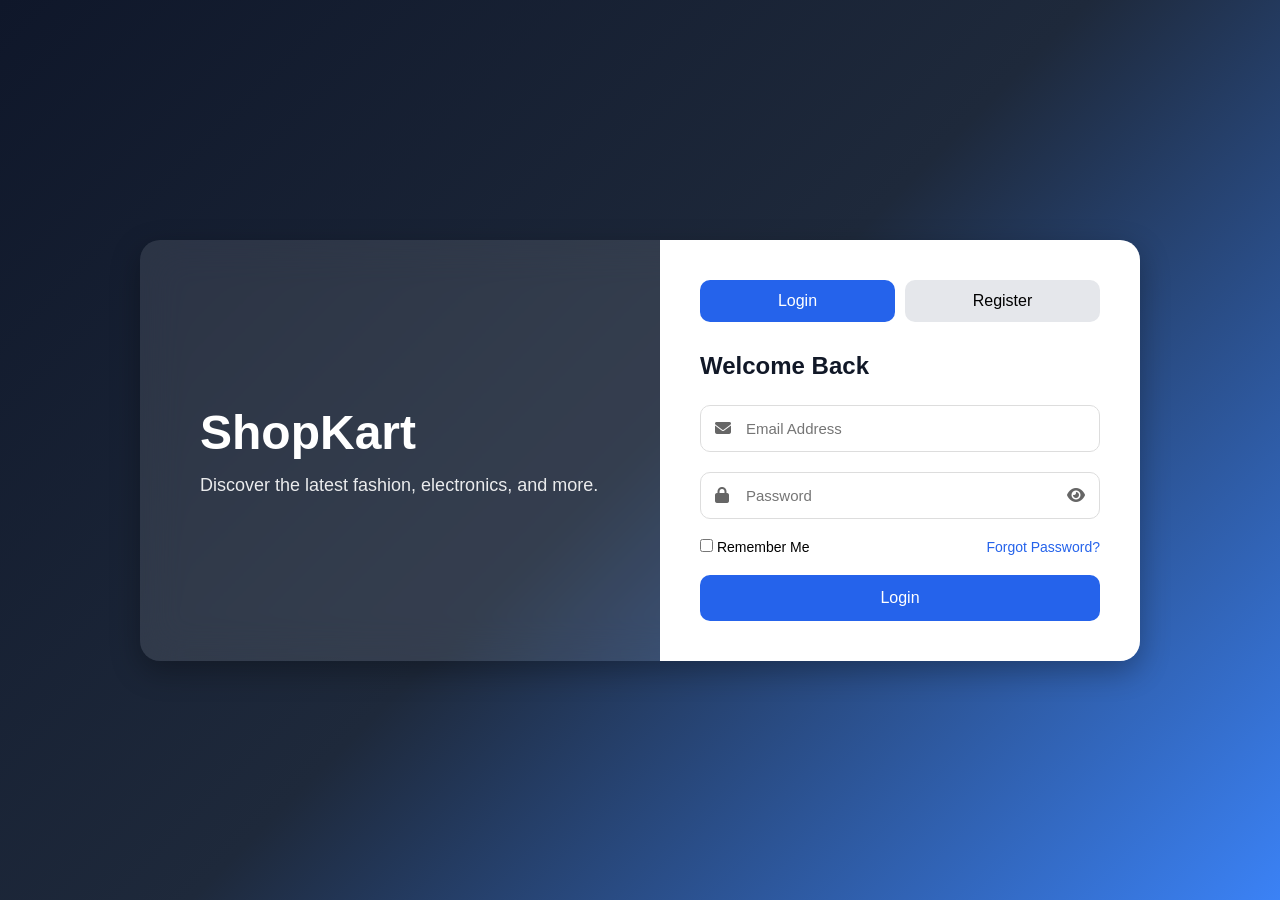
<file: index.html>
<!DOCTYPE html>
<html lang="en">
<head>
    <meta charset="UTF-8">
    <meta name="viewport" content="width=device-width, initial-scale=1.0">
    <title>ShopKart - Login & Register</title>
    <link rel="stylesheet" href="style.css">
    <link rel="stylesheet"
        href="https://cdnjs.cloudflare.com/ajax/libs/font-awesome/6.5.1/css/all.min.css">
</head>
<body>

<div class="container">

    <div class="left-panel">
        <h1>ShopKart</h1>
        <p>Discover the latest fashion, electronics, and more.</p>
    </div>

    <div class="form-container">

        <div class="button-box">
            <button id="loginBtn" class="active">Login</button>
            <button id="registerBtn">Register</button>
        </div>

        <!-- Login Form -->
        <form id="loginForm" class="form active-form">

            <h2>Welcome Back</h2>

            <div class="input-box">
                <i class="fa-solid fa-envelope"></i>
                <input type="email" placeholder="Email Address" required>
            </div>

            <div class="input-box">
                <i class="fa-solid fa-lock"></i>
                <input type="password" id="loginPassword" placeholder="Password" required>
                <i class="fa-solid fa-eye togglePassword"></i>
            </div>

            <div class="options">
                <label>
                    <input type="checkbox"> Remember Me
                </label>
                <a href="#">Forgot Password?</a>
            </div>

            <button type="submit" class="submit-btn">Login</button>

        </form>

        <!-- Register Form -->
        <form id="registerForm" class="form">

            <h2>Create Account</h2>

            <div class="input-box">
                <i class="fa-solid fa-user"></i>
                <input type="text" placeholder="Full Name" required>
            </div>

            <div class="input-box">
                <i class="fa-solid fa-envelope"></i>
                <input type="email" placeholder="Email Address" required>
            </div>

            <div class="input-box">
                <i class="fa-solid fa-phone"></i>
                <input type="tel" placeholder="Mobile Number" required>
            </div>

            <div class="input-box">
                <i class="fa-solid fa-lock"></i>
                <input type="password" id="registerPassword" placeholder="Create Password" required>
                <i class="fa-solid fa-eye togglePassword"></i>
            </div>

            <button type="submit" class="submit-btn">Create Account</button>

            <form id="loginForm" class="form active-form">

    <h2>Welcome Back</h2>

    <!-- other inputs -->

    <button type="submit" class="submit-btn">
        Login
    </button>

</form>

        </form>

    </div>

</div>

<script src="script.js"></script>
</body>
</html>
</file>
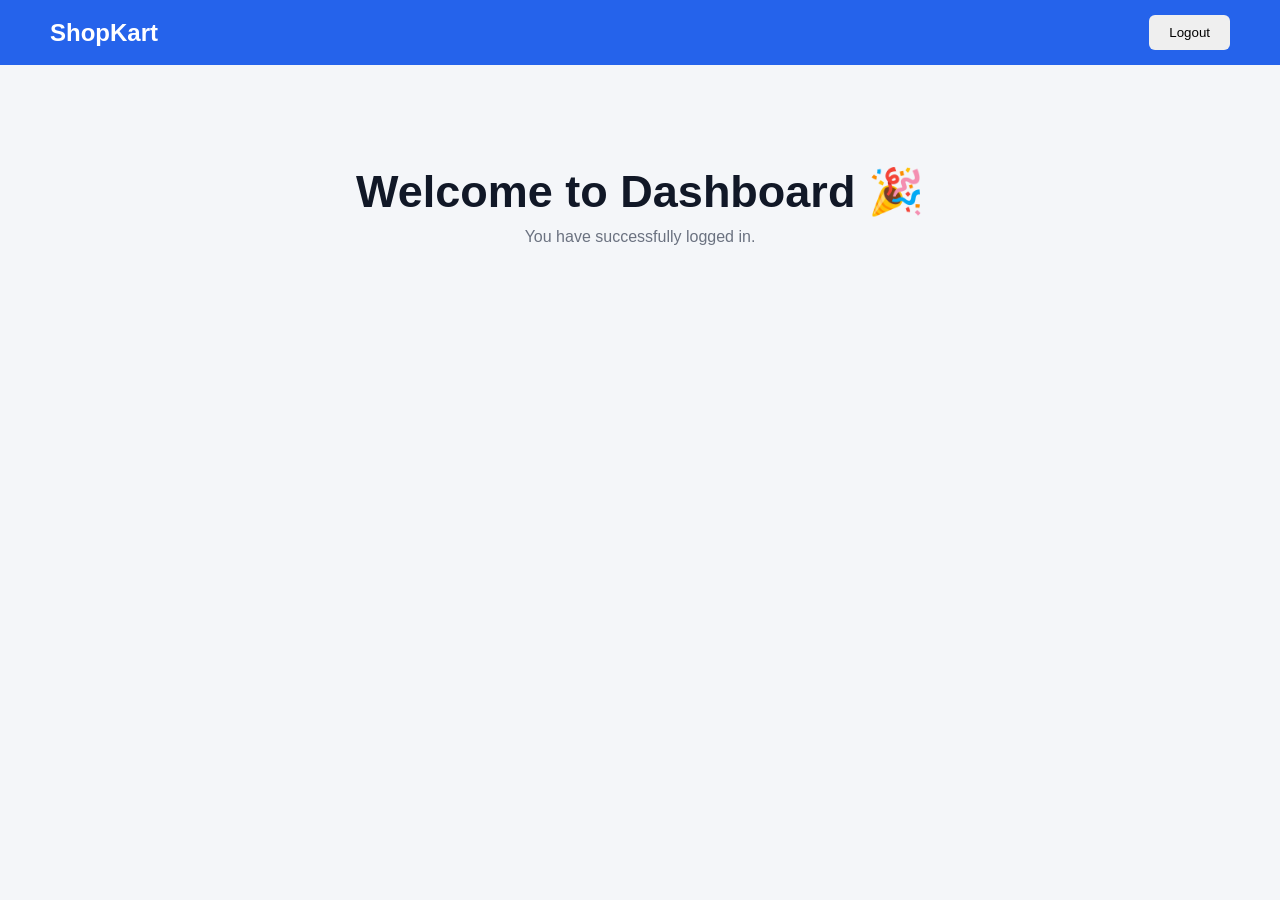
<file: dashboard.html>
<!DOCTYPE html>
<html lang="en">
<head>
<meta charset="UTF-8">
<meta name="viewport" content="width=device-width, initial-scale=1.0">
<title>ShopKart Dashboard</title>

<style>
*{
    margin:0;
    padding:0;
    box-sizing:border-box;
    font-family:'Segoe UI',sans-serif;
}

body{
    background:#f4f6f9;
}

.navbar{
    background:#2563eb;
    color:#fff;
    padding:15px 50px;
    display:flex;
    justify-content:space-between;
    align-items:center;
}

.navbar button{
    padding:10px 20px;
    border:none;
    border-radius:6px;
    cursor:pointer;
}

.hero{
    text-align:center;
    padding:100px 20px;
}

.hero h1{
    font-size:45px;
    color:#111827;
}

.hero p{
    color:#6b7280;
    margin-top:10px;
}
</style>
</head>
<body>

<div class="navbar">
    <h2>ShopKart</h2>
    <button onclick="logout()">Logout</button>
</div>

<div class="hero">
    <h1>Welcome to Dashboard 🎉</h1>
    <p>You have successfully logged in.</p>
</div>

<script>
function logout(){
    window.location.href = "index.html";
}
</script>

</body>
</html>
</file>
<file: style.css>
*{
    margin:0;
    padding:0;
    box-sizing:border-box;
    font-family:'Segoe UI',sans-serif;
}

body{
    min-height:100vh;
    display:flex;
    justify-content:center;
    align-items:center;
    background:linear-gradient(135deg,#0f172a,#1e293b,#3b82f6);
}

.container{
    width:1000px;
    max-width:95%;
    display:flex;
    background:rgba(255,255,255,0.1);
    backdrop-filter:blur(20px);
    border-radius:20px;
    overflow:hidden;
    box-shadow:0 10px 30px rgba(0,0,0,.3);
}

.left-panel{
    flex:1;
    color:#fff;
    padding:60px;
    display:flex;
    flex-direction:column;
    justify-content:center;
}

.left-panel h1{
    font-size:48px;
    margin-bottom:15px;
}

.left-panel p{
    font-size:18px;
    opacity:.9;
}

.form-container{
    flex:1;
    background:#fff;
    padding:40px;
}

.button-box{
    display:flex;
    gap:10px;
    margin-bottom:30px;
}

.button-box button{
    flex:1;
    padding:12px;
    border:none;
    border-radius:10px;
    cursor:pointer;
    font-size:16px;
    background:#e5e7eb;
}

.button-box .active{
    background:#2563eb;
    color:#fff;
}

.form{
    display:none;
}

.active-form{
    display:block;
}

.form h2{
    margin-bottom:25px;
    color:#111827;
}

.input-box{
    position:relative;
    margin-bottom:20px;
}

.input-box input{
    width:100%;
    padding:14px 45px;
    border:1px solid #ddd;
    border-radius:10px;
    outline:none;
    font-size:15px;
}

.input-box i:first-child{
    position:absolute;
    left:15px;
    top:50%;
    transform:translateY(-50%);
    color:#666;
}

.togglePassword{
    position:absolute;
    right:15px;
    top:50%;
    transform:translateY(-50%);
    cursor:pointer;
    color:#666;
}

.options{
    display:flex;
    justify-content:space-between;
    margin-bottom:20px;
    font-size:14px;
}

.options a{
    text-decoration:none;
    color:#2563eb;
}

.submit-btn{
    width:100%;
    padding:14px;
    border:none;
    background:#2563eb;
    color:#fff;
    border-radius:10px;
    cursor:pointer;
    font-size:16px;
    transition:.3s;
}

.submit-btn:hover{
    background:#1d4ed8;
}

@media(max-width:768px){

    .container{
        flex-direction:column;
    }

    .left-panel{
        text-align:center;
        padding:30px;
    }

    .left-panel h1{
        font-size:35px;
    }
}
</file>
